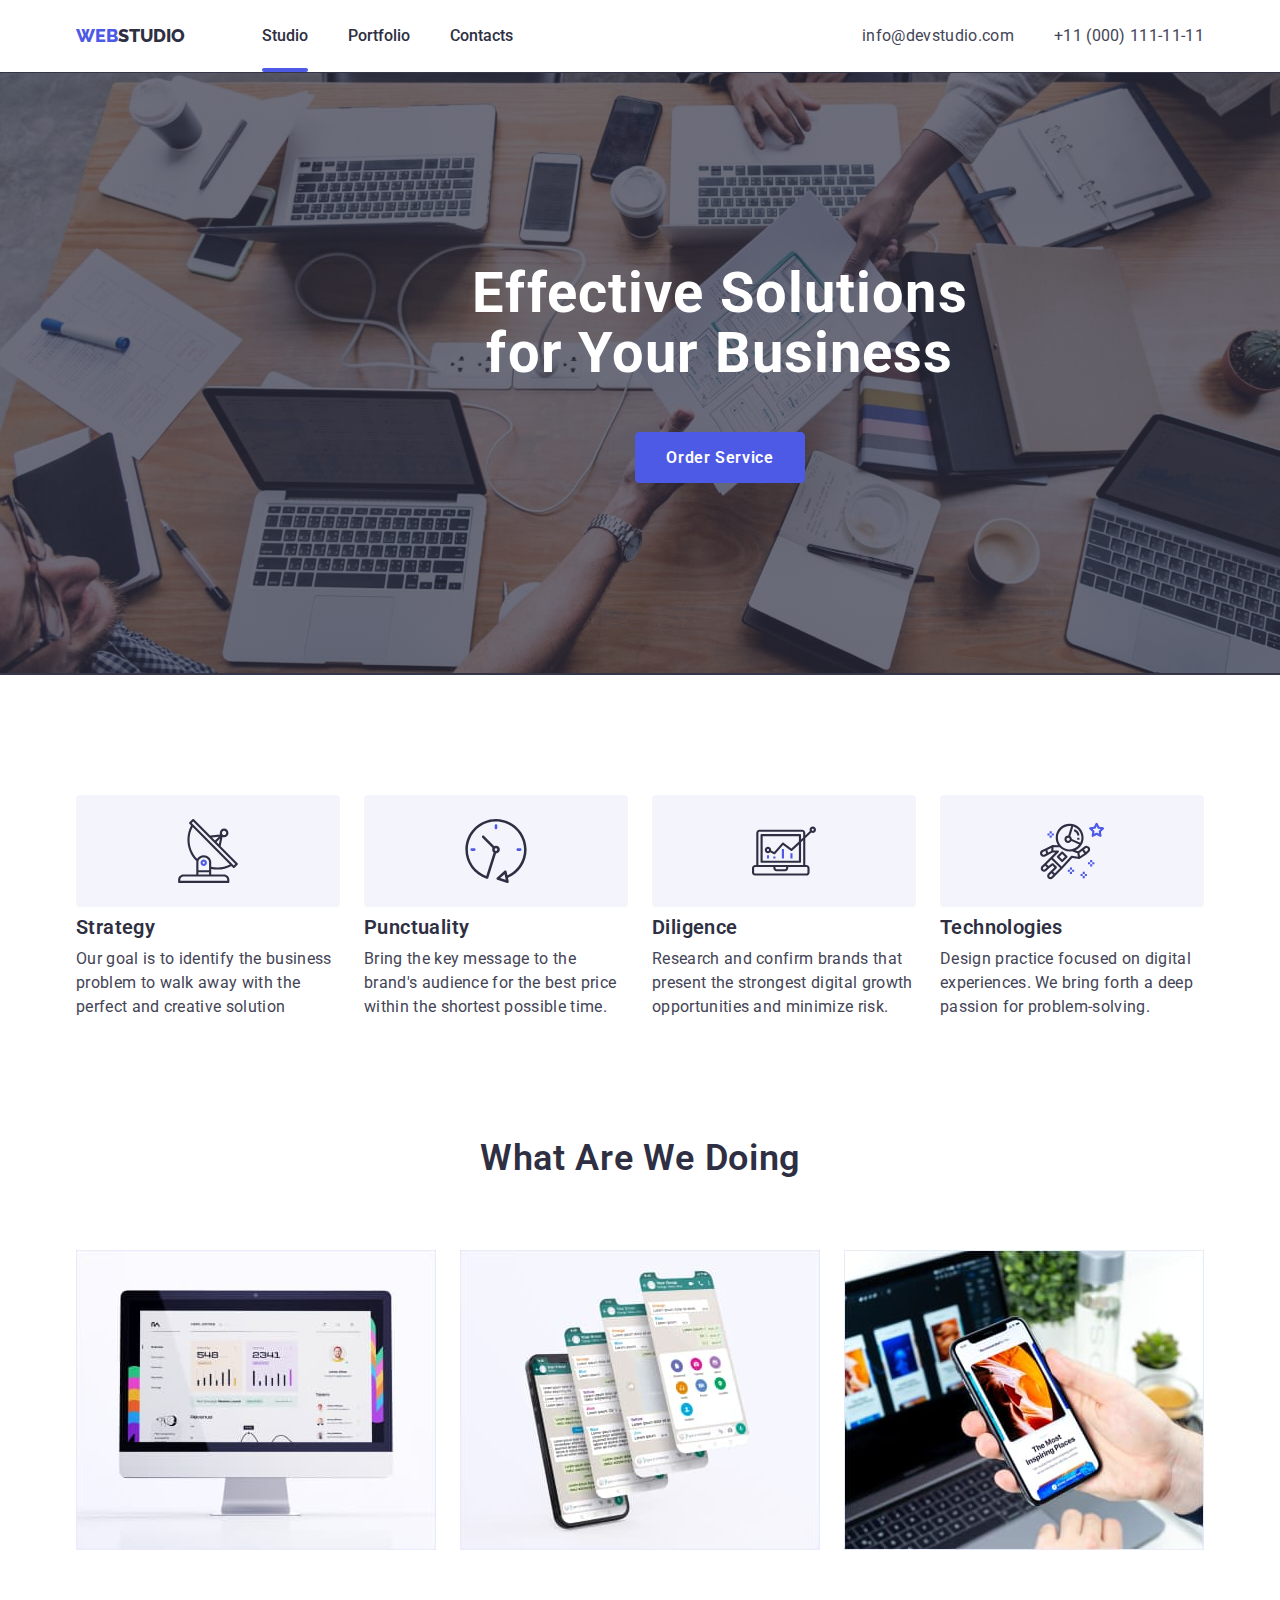
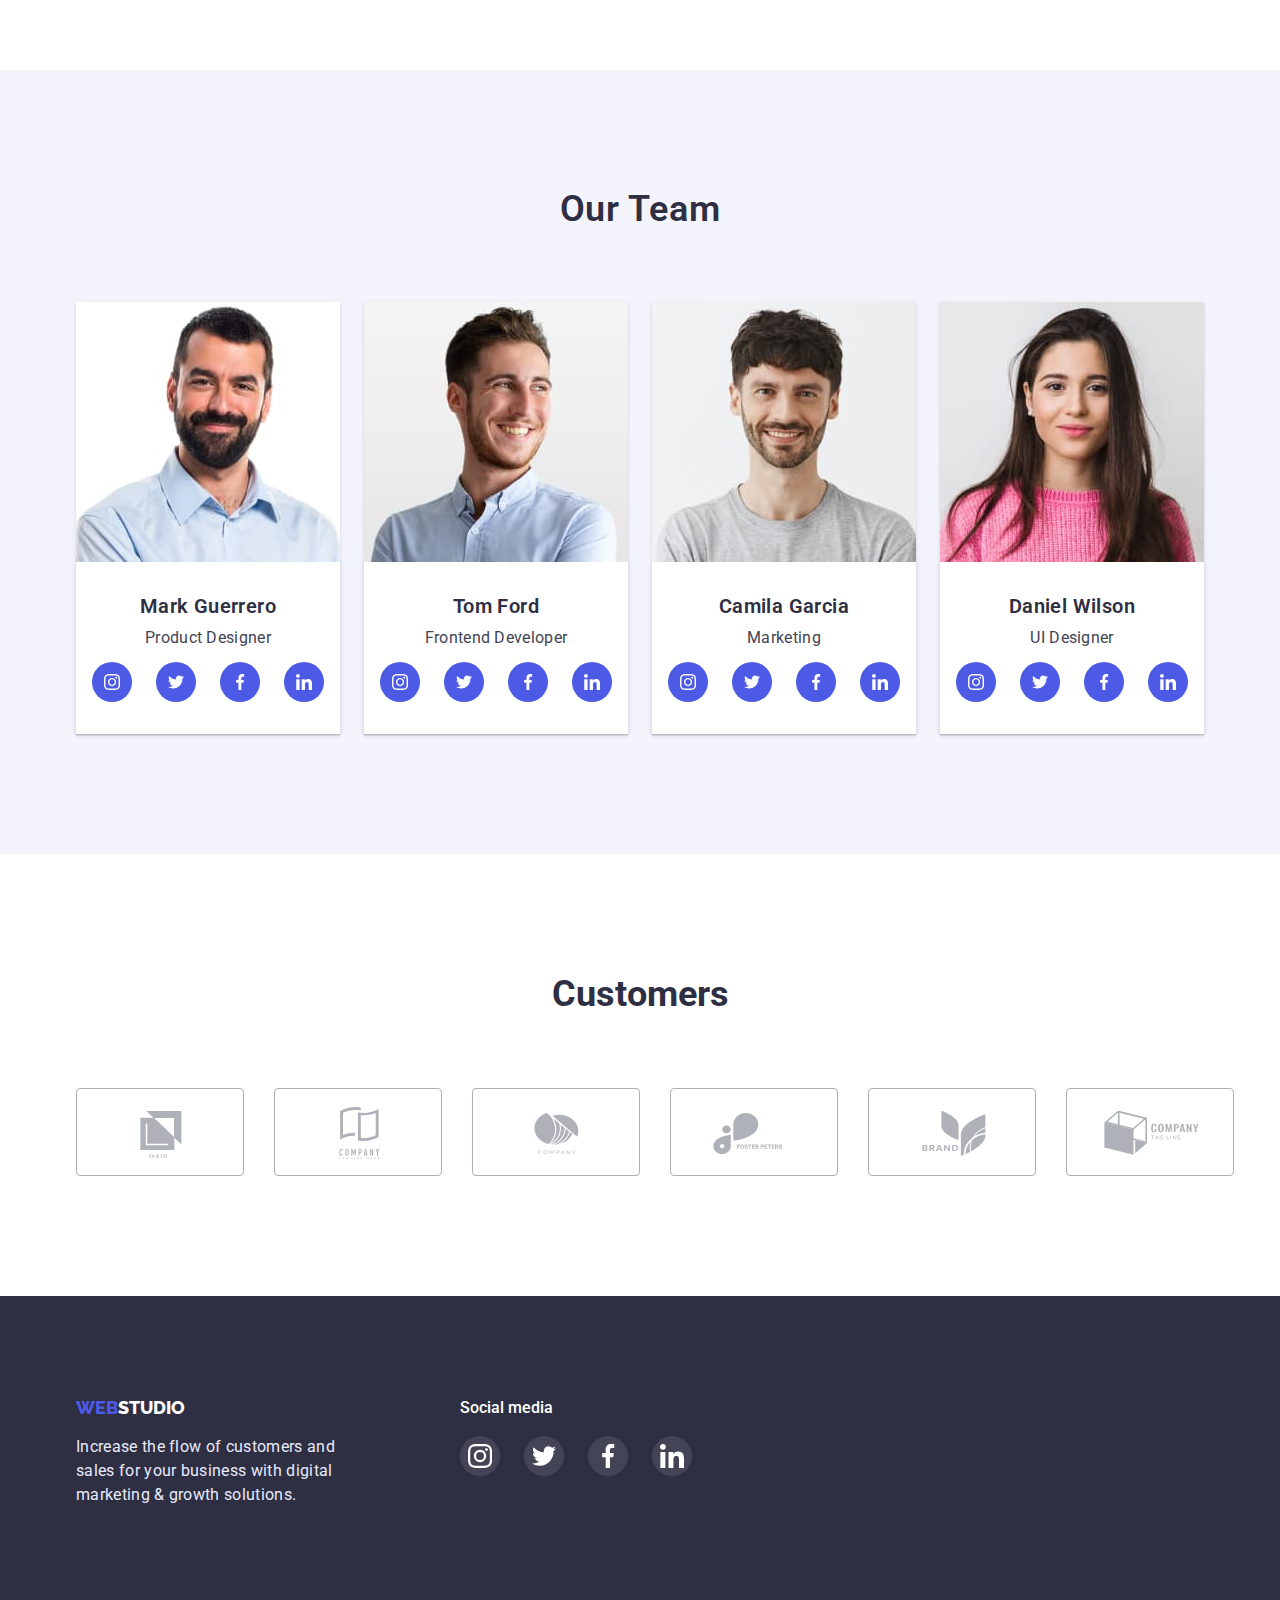
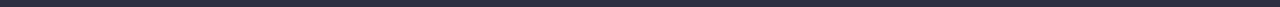
<file: index.html>
<!DOCTYPE html>
<html lang="en">
<head>
    <meta charset="UTF-8">
    <meta http-equiv="X-UA-Compatible" content="IE=edge">
    <meta name="viewport" content="width=device-width, initial-scale=1.0">
    <title>WebStudio</title>
    <link rel="preconnect" href="https://fonts.googleapis.com">
    <link rel="preconnect" href="https://fonts.gstatic.com" crossorigin>
    <link href="https://fonts.googleapis.com/css2?family=Raleway:wght@800&family=Roboto:wght@400;500;700;900&display=swap"
        rel="stylesheet">
    <link rel="stylesheet" href="https://cdn.jsdelivr.net/npm/modern-normalize@1.1.0/modern-normalize.min.css">
        <link rel="stylesheet" href="./css/styles.css">
</head>
<!---HEDER-->
<body>
    <header class="header">
        <div class="container page-header">
        <nav class="nav">
    <a class="logo link" href="index.html"><span class="blue">Web</span><span class="black">Studio</span></a>
    <ul class="menu list">
        <li class="menu-item">
            <a class="menu link current" href="index.html">Studio</a>
        </li>
        <li class="menu-item">
            <a class="menu link" href="portfolio.html">Portfolio</a>
        </li>
        <li class="menu-item">
            <a class="menu link" href="">Contacts</a>
        </li>
    </ul>
        </nav>
    <ul class="contact">
    <li class="list"><a class="email link" href="mailto:info@devstudio.com">info@devstudio.com</a></li>
    <li class="list"><a class="phone-namber link" href="tel:+11(000)1111111">+11 (000) 111-11-11</a></li>
    </ul>
        </div>
        
    </header>
    <!---MAIN-->
    <main>
        <section>
            <div class="hero">
                <h1 class="hero-title">Effective Solutions for Your Business</h1>
                <button data-modal-open class="btn"  type="button">Order Service</button>
            </div>
        </section>
        <section class="every">
            <div class="container" >
            <h2 hidden>aboutwork</h2>
            <ul class="list about">
            <li class="about-card-job">
            <div class="icons-bkcolor">
            <svg class="icons-tehnologi">
                <use href="./img/icons.svg/symbol-defs.svg#antenna"></use>
            </svg>
            </div>
            <h3 class="features"> Strategy</h3>
            <p class="info">Our goal is to identify the business problem to walk away with the perfect and creative solution
            </p>
            </li>
                        <li class="about-card-job">
                            <div class="icons-bkcolor" >
                                <svg  class="icons-tehnologi">
                                    <use href="./img/icons.svg/symbol-defs.svg#clok"></use>
                                </svg>
                            </div>
                            <h3 class="features">Punctuality</h3>
                            <p class="info">Bring the key message to the brand's audience for the best price within the shortest possible
                            time.</p>
                        </li>

                        <li class="about-card-job">
                            <div class="icons-bkcolor">
                                <svg class="icons-tehnologi" >
                                    <use href="./img/icons.svg/symbol-defs.svg#diagrama"></use>
                                </svg>
                            </div>
                            <h3 class="features">Diligence</h3>
                            <p class="info">Research and confirm brands that present the strongest digital growth opportunities and minimize
                                risk.</p>
                        </li>

                        <li class="about-card-job">
                            <div class="icons-bkcolor">
                                <svg class="icons-tehnologi" >
                                    <use href="./img/icons.svg/symbol-defs.svg#astronavt"></use>
                                </svg>
                            </div>
                            <h3 class="features">Technologies</h3>
                            <p class="info">Design practice focused on digital experiences. We bring forth a deep passion for problem-solving.</p>
                        </li>
                    </ul>
                </div>
                </section>
                    <!--ABOUT-->
                    <section class="what-we-do"> 
                        <div class="container ">
                        <h2 class="caption">What are we doing</h2>
                        <ul class="list technologi">
                            <li class="iteam"><img src="./img/about/ectangle.jpg" alt="computer" width="360" height="300"></li>
                            <li class="iteam"><img src="./img/about/rectangle.jpg" alt="phone" width="360" height="300"></li>
                            <li class="iteam"><img src="./img/about/rectangley.jpg" alt="phoneandlaptop" width="360" height="300"></li>
                        </ul>
                        </div>
                        
                    </section>
                
                <!--TEAM-->
            <section class="employee every">
                <div class="container ">
                <h2 class="caption-three">Our Team</h2>
                <ul class="list teams ">
                    <li class="photos">
                        <img src="./img/our_team/img.jpg" alt="Mark Guerrero" width="264" height="260" ;></img>
                    <div class="team-conteaner">
                        <h3 class="name-team">Mark Guerrero</h3>
                        <p class="subtitle">Product Designer</p>
                        <div>
                        <ul class="list socail-list-item">
                        <li>
                            <a href="#" class="socail-list-link">
                                <svg class="socail-list" widht="16px" height="16px">
                                    <use href="./img/icons.svg/symbol-defs.svg#instagram" ></use>
                                </svg>
                            </a>
                        </li>
                        <li>
                            <a href="#" class="socail-list-link" >
                                <svg class="socail-list" widht="16px" height="16px">
                                    <use href="./img/icons.svg/symbol-defs.svg#twitter-1"></use>
                                </svg>
                            </a>
                        </li>
                        <li >
                            <a href="#" class="socail-list-link">
                                <svg  class="socail-list" widht="16px" height="16px" >
                                    <use href="./img/icons.svg/symbol-defs.svg#facebook"></use>
                                </svg>
                            </a>
                        </li>
                        <li>
                            <a href="#" class="socail-list-link">
                                <svg class="socail-list" widht="16px" height="16px">
                                    <use href="./img/icons.svg/symbol-defs.svg#linkedin"></use>
                                </svg>
                            </a>
                        </li>
                        </ul>
                        </div>
                    </div>
                        
                    </li>
                    <li class="photos">
                        <img src="./img/our_team/imgi.jpg" alt="Tom Ford" width="264" height="260"></img>
                        <div class="team-conteaner">
                            <h3 class="name-team">Tom Ford</h3>
                            <p class="subtitle">Frontend Developer</p>
                            <div>
                                <ul class="list socail-list-item">
                                <li>
                                    <a href="#" class="socail-list-link">
                                        <svg class="socail-list" widht="16px" height="16px">
                                            <use href="./img/icons.svg/symbol-defs.svg#instagram" ></use>
                                        </svg>
                                    </a>
                                </li>
                                <li>
                                    <a href="#" class="socail-list-link" >
                                        <svg class="socail-list" widht="16px" height="16px">
                                            <use href="./img/icons.svg/symbol-defs.svg#twitter-1"></use>
                                        </svg>
                                    </a>
                                </li>
                                <li >
                                    <a href="#" class="socail-list-link">
                                        <svg  class="socail-list" widht="16px" height="16px" >
                                            <use href="./img/icons.svg/symbol-defs.svg#facebook"></use>
                                        </svg>
                                    </a>
                                </li>
                                <li>
                                    <a href="#" class="socail-list-link">
                                        <svg class="socail-list" widht="16px" height="16px">
                                            <use href="./img/icons.svg/symbol-defs.svg#linkedin"></use>
                                        </svg>
                                    </a>
                                </li>
                                </ul>
                                </div>
                        </div>
                    </li>
                    <li class="photos">
                        <img src="./img/our_team/imgin.jpg" alt="Camila Garcia" width="264" height="260"></img>
                        <div class="team-conteaner">
                            <h3 class="name-team">Camila Garcia</h3>
                            <p class="subtitle">Marketing</p>
                            <div>
                                <ul class="list socail-list-item">
                                <li>
                                    <a href="#" class="socail-list-link">
                                        <svg class="socail-list" widht="16px" height="16px">
                                            <use href="./img/icons.svg/symbol-defs.svg#instagram" ></use>
                                        </svg>
                                    </a>
                                </li>
                                <li>
                                    <a href="#" class="socail-list-link" >
                                        <svg class="socail-list" widht="16px" height="16px">
                                            <use href="./img/icons.svg/symbol-defs.svg#twitter-1"></use>
                                        </svg>
                                    </a>
                                </li>
                                <li >
                                    <a href="#" class="socail-list-link">
                                        <svg  class="socail-list" widht="16px" height="16px" >
                                            <use href="./img/icons.svg/symbol-defs.svg#facebook"></use>
                                        </svg>
                                    </a>
                                </li>
                                <li>
                                    <a href="#" class="socail-list-link">
                                        <svg class="socail-list" widht="16px" height="16px">
                                            <use href="./img/icons.svg/symbol-defs.svg#linkedin"></use>
                                        </svg>
                                    </a>
                                </li>
                                </ul>
                                </div>
                        </div>
                    </li>
                    <li class="photos">
                        <img src="./img/our_team/imgo.jpg" alt="Daniel Wilson" width="264" height="260"></img>
                        <div class="team-conteaner">
                        <h3 class="name-team">Daniel Wilson</h3>
                        <p class="subtitle">UI Designer</p>
                        <div>
                            <ul class="list socail-list-item">
                            <li>
                                <a href="#" class="socail-list-link">
                                    <svg class="socail-list" widht="16px" height="16px">
                                        <use href="./img/icons.svg/symbol-defs.svg#instagram" ></use>
                                    </svg>
                                </a>
                            </li>
                            <li>
                                <a href="#" class="socail-list-link" >
                                    <svg class="socail-list" widht="16px" height="16px">
                                        <use href="./img/icons.svg/symbol-defs.svg#twitter-1"></use>
                                    </svg>
                                </a>
                            </li>
                            <li >
                                <a href="#" class="socail-list-link">
                                    <svg  class="socail-list" widht="16px" height="16px" >
                                        <use href="./img/icons.svg/symbol-defs.svg#facebook"></use>
                                    </svg>
                                </a>
                            </li>
                            <li >
                                <a href="#" class="socail-list-link">
                                    <svg class="socail-list" widht="16px" height="16px">
                                        <use href="./img/icons.svg/symbol-defs.svg#linkedin"></use>
                                    </svg>
                                </a>
                            </li>
                            </ul>
                            </div>
                        </div>
                        
                    </li>
                </ul>
            </div>
            
        </section>
        <section>
            <div class="container">
                <h2 class="customers" >Customers</h2>
                <ul class="list compani-list">
                    <li>
                        <a href="#" class="incons-compani-tumb">
                            <svg  class="incos-compani" width="104px" height="56px">
                                <use href="./img/icons.svg/symbol-defs.svg#Logo-1">
                                </use>
                            </svg>
                        </a>
                    </li>
                    <li>
                        <a href="#" class="incons-compani-tumb">
                            <svg class="incos-compani" width="104px" height="56px">
                                <use href="./img/icons.svg/symbol-defs.svg#Logo-2">
                                </use>
                            </svg>
                        </a>
                    </li>
                    <li>
                        <a href="#" class="incons-compani-tumb">
                            <svg class="incos-compani" width="104px" height="56px">
                                <use href="./img/icons.svg/symbol-defs.svg#Logo-3">
                                </use>
                            </svg>
                        </a>
                    </li>
                    <li>
                        <a href="#" class="incons-compani-tumb">
                            <svg class="incos-compani" width="104px" height="56px">
                                <use href="./img/icons.svg/symbol-defs.svg#Logo45">
                                </use>
                            </svg>
                        </a>
                    </li>
                    <li>
                        <a href="#" class="incons-compani-tumb">
                            <svg class="incos-compani" width="104px" height="56px">
                                <use href="./img/icons.svg/symbol-defs.svg#Logo-4">
                                </use>
                            </svg>
                        </a>
                    </li>
                    <li>
                        <a href="#" class="incons-compani-tumb">
                            <svg class="incos-compani" width="104px" height="56px">
                                <use href="./img/icons.svg/symbol-defs.svg#Logo-5">
                                </use>
                            </svg>
                        </a>
                    </li>
                </ul>
                
            </div>
        </section>
</main>
<!---FOTER-->
    <footer class="foot">
        <div class="container content-footer">
        <div class="basement">
            <a class="logo link" href="index.html
            "><span class="blue">Web</span><span class="white">Studio</span></a>
            <p class="footer">Increase the flow of customers and sales for your business with digital marketing & growth
                solutions.
            </p>
        </div>
        <div class="footer-media">
            <p class="social-media">Social media</p>
            <ul class="sociol-media-list">
                <li class="footer-media-focus">
                    <a href="#" class="social-media-icon">
                        <svg  width="24px" height="24px">
                            <use href="./img/icons.svg/symbol-defs.svg#instagram"></use>
                        </svg>
                    </a>
                </li>
                <li>
                    <a href="#" class="social-media-icon">
                        <svg width="24px" height="24px">
                            <use href="./img/icons.svg/symbol-defs.svg#twitter-1"></use>
                        </svg>
                    </a>
                </li>
                <li>
                    <a href="#" class="social-media-icon">
                        <svg width="24px" height="24px">
                            <use href="./img/icons.svg/symbol-defs.svg#facebook"></use>
                        </svg>
                    </a>
                </li>
                <li>
                    <a href="#" class="social-media-icon">
                        <svg  width="24px" height="24px">
                            <use href="./img/icons.svg/symbol-defs.svg#linkedin"></use>
                        </svg>
                    </a>
                </li>
            </ul>
        </div>
        </div>
    </footer>
    <div data-modal class="backdrop is-hidden">
        <div class="modal">
            <button class="icons-modals" data-modal-close type="button">
                    <svg class="incons-modals-sv" width="8px" height="8px">
                        <use data-modal-close href="./img/icons.svg/symbol-defs.svg#Vector-1"></use>
                    </svg>
            </button>    
        </div>
</div>
    <script src="./js/modal.js"></script> 
    
</body>
</html>
</file>
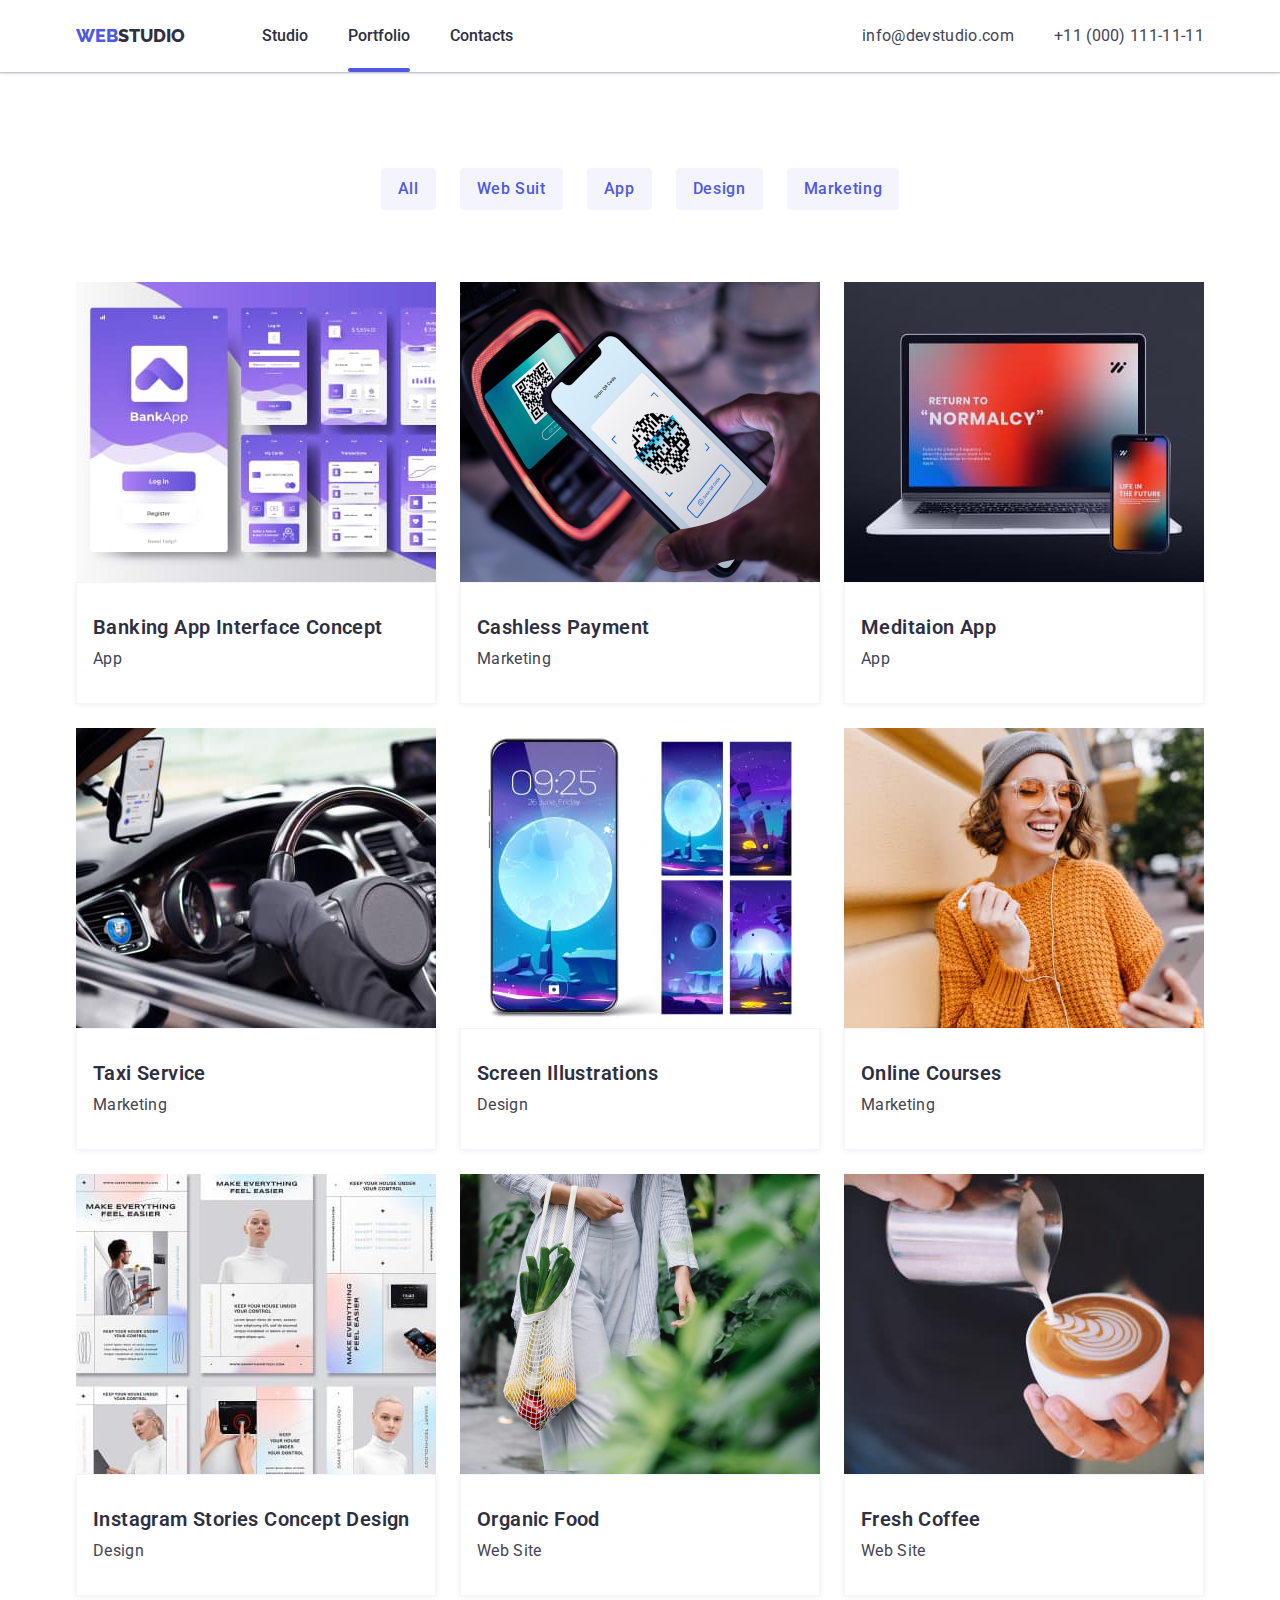
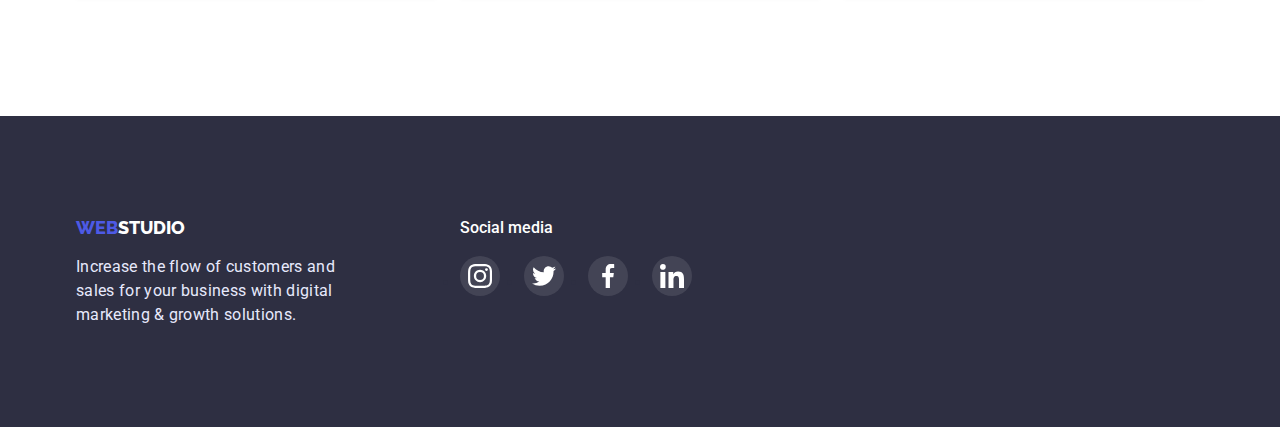
<file: portfolio.html>
<!DOCTYPE html>
<html lang="en">
<head>
    <meta charset="UTF-8">
    <meta http-equiv="X-UA-Compatible" content="IE=edge">
    <meta name="viewport" content="width=device-width, initial-scale=1.0">
    <title>WebStudio</title>
    <link rel="preconnect" href="https://fonts.googleapis.com">
    <link rel="preconnect" href="https://fonts.gstatic.com" crossorigin>
    <link href="https://fonts.googleapis.com/css2?family=Raleway:wght@800&family=Roboto:wght@400;500;700;900&display=swap"
        rel="stylesheet">
        <link rel="stylesheet" href="https://cdn.jsdelivr.net/npm/modern-normalize@1.1.0/modern-normalize.min.css">
    <link rel="stylesheet" href="./css/styles.css">
</head>
<body>
<!--HEDER-->
<header class="header">
    <div class="container page-header">
    <nav class="nav">
        <a class="logo link" href="index.html"><span class="blue">Web</span><span class="black">Studio</span></a>
        <ul class="menu list">
            <li class="menu-item">
                <a class="menu link" href="index.html">Studio</a>
            </li>
            <li class="menu-item">
                <a class="menu link current" href="portfolio.html">Portfolio</a>
            </li>
            <li class="menu-item">
                <a class="menu link" href="">Contacts</a>
            </li>
        </ul>
    </nav>
    <ul class="contact">
        <li class="list"><a class="email link" href="mailto:info@devstudio.com">info@devstudio.com</a></li>
        <li class="list "><a class="phone-namber link" href="tel:+11(000)1111111">+11 (000) 111-11-11</a></li>
    </ul>
    </div>
    
</header>
<!--MMAIN-->
<main>
    <section class="focus">
        <div class="container">
        <h1 hidden>focus</h1>
        <ul class="list butns">
            <li class="btn-item"><button class="butons" type="button">All</button></li>
            <li class="btn-item"><button class="butons" type="button">Web Suit</button></li>
            <li class="btn-item"><button class="butons" type="button">App</button></li>
            <li class="btn-item"><button class="butons" type="button">Design</button></li>
            <li class="btn-item"><button class="butons" type="button">Marketing</button></li>
        </ul>
        <ul class="list cards-sets">
            <li class="cards-set-item">
                <article class="cards-content">
                    <div class="cards-tumb">
                        <a class="link" href=""><img src="./img/aboutus/carts.jpg" alt="registr" width="360" height="300"></a>
                        <p class="text-cards-portfolio">
                            14 Stylish and User-Friendly App Design Concepts · Task Manager App · Calorie Tracker App · Exotic Fruit Ecommerce App · Cloud Storage App
                        </p>
                    </div>
                    <div class="cards-info">
                        <h2 class="meta">Banking App Interface Concept
                        </h2>
                        <p class="features-list">App
                        </p>
                    </div>
                </article>
            </li>

            <li class="cards-set-item" >
                <article class="cards-content">
                <div class="cards-tumb">
                <a class="link" href=""><img src="./img/aboutus/phone.jpg" alt="aboutus" width="360" height="300"></a>
                <p class="text-cards-portfolio">
                    14 Stylish and User-Friendly App Design Concepts · Task Manager App · Calorie Tracker App · Exotic Fruit Ecommerce App · Cloud Storage App
                </p>
            </div>
                <div class="cards-info">
                <h2 class="meta">Cashless Payment
                </h2>
                <p class="features-list">Marketing
                </p>
                </div>
                </article>
            </li>

            <li class="cards-set-item">
                <article class="cards-content">
                <div class="cards-tumb">
                <a class="link" href=""><img src="./img/aboutus/comp.jpg" alt="Laptop" width="360" height="300"></a>
                <p class="text-cards-portfolio">
                    14 Stylish and User-Friendly App Design Concepts · Task Manager App · Calorie Tracker App · Exotic Fruit Ecommerce App · Cloud Storage App
                </p>
            </div>
                <div class="cards-info">
                <h2 class="meta">Meditaion App
                </h2>
                <p class="features-list">App
                </p>
                </div>
                </article>
            </li>

            <li class="cards-set-item">
                <article class="cards-content">
                <div class="cards-tumb">
                <a class="link" href="">
                <img src="./img/aboutus/car.jpg" alt="Taxi Service" width="360" height="300"></a>
                <p class="text-cards-portfolio">
                    14 Stylish and User-Friendly App Design Concepts · Task Manager App · Calorie Tracker App · Exotic Fruit Ecommerce App · Cloud Storage App
                </p>
            </div>
                <div class="cards-info">
                <h2 class="meta">Taxi Service
                </h2>
                <p class="features-list">Marketing
                </p>
                </div>
                </article>
            </li>

            <li class="cards-set-item">
                <article class="cards-content">
                <div class="cards-tumb">
                <a class="link" href="">
                    <img src="./img/aboutus/phones.jpg" alt="Illustration" width="360" height="300"></a>
                    <p class="text-cards-portfolio">
                        14 Stylish and User-Friendly App Design Concepts · Task Manager App · Calorie Tracker App · Exotic Fruit Ecommerce App · Cloud Storage App
                    </p>
                </div>
                <div class="cards-info">
                <h2 class="meta">Screen Illustrations
                </h2>
                <p class="features-list">Design
                </p>
                </div>
                </article>
            </li>

            <li class="cards-set-item">
                <article class="cards-content">
                <div class="cards-tumb">
                <a class="link" href="">
                    <img src="./img/aboutus/girl.jpg" alt="girl with phone" width="360" height="300"></a>
                    <p class="text-cards-portfolio">
                        14 Stylish and User-Friendly App Design Concepts · Task Manager App · Calorie Tracker App · Exotic Fruit Ecommerce App · Cloud Storage App
                    </p>
                </div>
                    <div class="cards-info">
                    <h2 class="meta">Online Courses
                    </h2>
                    <p class="features-list">Marketing
                    </p>
                    </div>
                </article>
            </li>

            <li class="cards-set-item">
                <article class="cards-content">
                <div class="cards-tumb">
                <a class="link" href="">
                    <img src="./img/aboutus/girls.jpg" alt="instagram posts" width="360" height="300"></a>
                    <p class="text-cards-portfolio">
                        14 Stylish and User-Friendly App Design Concepts · Task Manager App · Calorie Tracker App · Exotic Fruit Ecommerce App · Cloud Storage App
                    </p>
                </div>
                <div class="cards-info">
                <h2 class="meta">Instagram Stories Concept Design
                </h2>
                <p class="features-list">Design
                </p>
                </div>
                </article>
            </li>

            <li class="cards-set-item">
                <article class="cards-content">
                    <div class="cards-tumb">
                    <a class="link" href="">
                        <img src="./img/aboutus/img.png" alt="bags with Food" width="360" height="300"></a>
                        <p class="text-cards-portfolio">
                            14 Stylish and User-Friendly App Design Concepts · Task Manager App · Calorie Tracker App · Exotic Fruit Ecommerce App · Cloud Storage App
                        </p>
                    </div>
                    <div class="cards-info">
                    <h2 class="meta">Organic Food</h2>
                    <p class="features-list">Web Site
                    </p>
                    </div>
            </li>

            <li class="cards-set-item">
                <article class="cards-content">
                    <div class="cards-tumb">
                    <a class="link" href="">
                        <img src="./img/aboutus/coffee.jpg" alt="coffee shop" width="360" height="300"></a>
                    <p class="text-cards-portfolio">
                    14 Stylish and User-Friendly App Design Concepts · Task Manager App · Calorie Tracker App · Exotic Fruit Ecommerce App · Cloud Storage App
                </p>
                    </div>
                    <div class="cards-info">
                        <h2 class="meta">Fresh Coffee
                        </h2>
                        <p class="features-list">Web Site
                        </p>
                    </div>
            </li>
        </ul>
        </div>
    
    </section>
</main>
<!--FOOTER-->
    <footer class="foot">
        <div class="container content-footer">
        <div class="basement">
            <a class="logo link" href="index.html"><span class="blue">Web</span><span class="white">Studio</span></a>
            <p class="footer">Increase the flow of customers and sales for your business with digital marketing & growth
                solutions.
            </p>
        </div>
        <div class="footer-media">
            <p class="social-media">Social media</p>
            <ul class="sociol-media-list">
                <li class="footer-media-focus">
                    <a href="#" class="social-media-icon">
                        <svg  width="24px" height="24px">
                            <use href="./img/icons.svg/symbol-defs.svg#instagram"></use>
                        </svg>
                    </a>
                </li>
                <li>
                    <a href="#" class="social-media-icon">
                        <svg width="24px" height="24px">
                            <use href="./img/icons.svg/symbol-defs.svg#twitter-1"></use>
                        </svg>
                    </a>
                </li>
                <li>
                    <a href="#" class="social-media-icon">
                        <svg width="24px" height="24px">
                            <use href="./img/icons.svg/symbol-defs.svg#facebook"></use>
                        </svg>
                    </a>
                </li>
                <li>
                    <a href="#" class="social-media-icon">
                        <svg  width="24px" height="24px">
                            <use href="./img/icons.svg/symbol-defs.svg#linkedin"></use>
                        </svg>
                    </a>
                </li>
            </ul>
        </div>
        </div>
    </footer>
</body>
</html>
</file>
<file: css/styles.css>
/*body*/
:root{
    --brand-color:#2E2F42;
    --second-brand-color:#4D5AE5;
    --basic-font-family:'Roboto',sans-serif;
    --basic-background-color:#FFFFFF; 
    --cards-set-gap:24px;
    --box-shadow-cards: 0px 1px 6px rgba(46, 47, 66, 0.08);
    --transition-duration: 250ms;
    --transition-timing-function: cubic-bezier(0.4, 0, 0.2, 1);
}

h1,
h2,
h3,
p{
    margin-top:0;
    margin-bottom:0;
}

ul{
    margin-top:0;
    margin-bottom:0;
    padding-left:0;
}

img {
    display: block;
    max-width: 100%;
    height: auto;
}

button{
    cursor: pointer;
}
.container {
    width: 1158px;
    margin-right: auto;
    margin-left: auto;
    padding-left: 15px;
    padding-right: 15px;

}

body {
    font-family:var(--basic-font-family);
    color:var(--brand-color);
    background-color:var(--basic-background-color);
    
}

.list{
    list-style: none;
    
}

.link{
    text-decoration: none;
}
/*============================HEDER========================*/
/*logo*/
.header{
    padding-top: 24px;
    padding-bottom: 24px;
    border-bottom-width:1px;
    box-shadow: 0px 2px 1px rgba(46, 47, 66, 0.08), 0px 1px 1px rgba(46, 47, 66, 0.16), 0px 1px 6px rgba(46, 47, 66, 0.08);
    
}

.blue {
    color:var(--second-brand-color);
    
}

.black {
    color:var(--brand-color);
    
}

.white{
    color: var(--basic-background-color);
}
.logo{
    font-family: 'Raleway';
    font-weight: 800;
    font-size: 18px;
    line-height: 1.3;
    text-transform:uppercase;
    margin-right: 77px;
    }

    .logo:focus{
    color:var(--second-brand-color);
}

.page-header{
    display: flex;
    align-items: center;
}

.nav{
    display: flex;
    align-items: center;
}

/*menu*/
.menu 
{
    font-weight: 500;
    font-size: 16px;
    line-height: 1.5;
    color: #2E2F42;
    background-color: #FFFFFF;
    display: flex;
    align-items: center;
    transition-property: color;
    transition-duration:var(--transition-duration) ;
    transition-timing-function:var(--transition-timing-function);
    
}

.current{
    position:relative;
}

.current::after{
    content:"";
    position:absolute;
    width: 100%;
    left: 0;
    bottom: -24px;
    height: 4px;
    border-radius:2px;
    background-color: var(--second-brand-color);
}

.menu-item:not(:last-child){
    margin-right:40px;


}

.menu:hover,
.menu:focus{
    color: var(--second-brand-color);
}

.email
{
        font-weight: 400;
        font-size: 16px;
        line-height: 1.5;
        letter-spacing: 0.02em;
        color: #434455;
        background-color: #FFFFFF;
        margin-right: 40px;
        transition-property: color;
        transition-duration:var(--transition-duration) ;
        transition-timing-function:var(--transition-timing-function);
        
}
.email:hover,
.email:focus {
    color: var(--second-brand-color);
}

.phone-namber{

        font-size: 16px;
        line-height: 1.5;
        letter-spacing: 0.02em;
    color: #434455;
    background-color: #FFFFFF;
    transition-property: color;
    transition-duration:var(--transition-duration) ;
    transition-timing-function:var(--transition-timing-function);
    
}

.phone-namber:hover,
.email:focus{
    color: var(--second-brand-color);
}

.contact{
    display: flex;
    align-items: center;
    margin-left: auto;
}

/*========================================Main==============*/

.hero{
    width: 1440px;
    background-color: #434455;
    text-align: center;
    padding: 192px 0;
    background-image: linear-gradient(to right, RGBA(46,47,66,0.7),RGBA(46,47,66,0.7)),    url(../img/about/people-office.jpg);
    background-repeat: no-repeat;
    background-position: center;
    margin: auto;
}


.hero-title{
        max-width: 511px;
        font-weight: 700;
        font-size: 56px;
        line-height: 1.07;
        text-align:center;
        letter-spacing: 0.02em;
        color:var(--basic-background-color);
        margin: 0 auto 48px auto;
        
        }

.btn{
        
        width: 170px;
        height: 51px;
        border-radius: 4px;
        border: 1px solid var(--second-brand-color);
        font-family:var(--basic-font-family);
        font-weight: 600;
        font-size: 16px;
        line-height: 1.2;
        letter-spacing: 0.04em;
        color: var(--basic-background-color);
        background-color:var(--second-brand-color);
        transition-property:var(--second-brand-color);
        transition-duration:var(--transition-duration);
        transition-timing-function:var(--transition-timing-function);
        
}
.btn:focus,
.btn:hover {
    box-shadow: 0px 4px 4px 0px #00000026;
    background-color: #404BBF;
}

.every{
    padding-top: 120px;
    padding-bottom: 120px; 
}

.icons-bkcolor{
    background-color: #F4F4FD;
    width: 264px;
    height: 112px;
    display: flex;
    align-items: center;
    justify-content: center;
    margin-bottom: 8px;
    width: 264px;
    height: 112px;
    border-radius: 4px;
}

.icons-tehnologi{
    width: 64px;
    height: 64px;
}


.about{
    display: flex;
    margin-left: calc(-1 * var(--cards-set-gap));
    margin-top: calc(-1 * var(--cards-set-gap));
    
}

.about-card-job{
    flex-basis: calc(100% / 4 - var(--cards-set-gap));
        margin-left: var(--cards-set-gap);
        margin-top: var(--cards-set-gap);
}

.what-we-do{
    padding-bottom: 120px;
}


.features{
    font-weight: 600;
        font-size: 20px;
        line-height:1.2;
        letter-spacing: 0.02em;
        margin-bottom: 8px;
}
.info{
        font-size: 16px;
        line-height: 1.5;
        letter-spacing: 0.02em;
        color: #434455;
}
/*===================About===========*/

.caption{
    font-weight: 600;
    font-size: 36px;
    line-height: 1.1;
    text-align: center;
    letter-spacing: 0.02em;
    text-transform: capitalize;
    margin-bottom: 72px;
}

.technologi{
display: flex;
flex-wrap: wrap;
margin-left: calc(-1 * var(--cards-set-gap));
margin-top: calc(-1 * var(--cards-set-gap));
}

.iteam{
    flex-basis: calc(100% / 3 - var(--cards-set-gap));
        margin-left: var(--cards-set-gap);
        margin-top: var(--cards-set-gap);
}



/*=====================TEAM==========*/

.employee{
    background-color: #F4F4FD;
}


.team-conteaner{
    padding-top: 32px;
    padding-bottom: 32px;
    background-color:var(--basic-background-color);
    text-align: center;
    padding-left: 16px;
    padding-right: 16px;
    box-shadow: var(--box-shadow-cards);
    
}



.teams{
    display: flex;
        margin-left: calc(-1 * var(--cards-set-gap));
        margin-top: calc(-1 * var(--cards-set-gap));
    
}

.photos {
    flex-basis: calc(100% / 4 - var(--cards-set-gap));
        margin-left: var(--cards-set-gap);
        margin-top: var(--cards-set-gap);
        box-shadow: var(--box-shadow-cards);
        box-shadow: 0px 2px 1px 0px #2E2F4214,
        0px 1px 1px 0px #2E2F4229,
        0px 1px 6px 0px #2E2F4214;        
}


.caption-three{
    font-weight: 600;
        font-size: 36px;
        line-height: 1.1;
        text-align: center;
        letter-spacing: 0.02em;
        text-transform: capitalize;
        margin-bottom: 72px;
}
.name-team{
    font-weight: 600;
        font-size: 20px;
        line-height: 1.2;
        letter-spacing: 0.02em;
        margin-bottom: 8px;
}

.subtitle{
        font-size:16px;
        line-height: 1.5;
        letter-spacing: 0.02em;
        color:#434455;
        margin-bottom: 12px;
    
}

.socail-list-link{
    display: flex;
    align-items: center;
    justify-content: center;
    border: none;
    width: 40px;
    height: 40px;
    border-radius: 50%;
    background-color:var(--second-brand-color);
    transition-property:var(--second-brand-color);
    transition-duration:var(--transition-duration);
    transition-timing-function:var(--transition-timing-function);
}

.socail-list-link:hover,
.socail-list-link:focus{
    background-color:#31D0AA;
}

.socail-list{
    fill:#fdfdff;
}

.socail-list-item{
    display: flex;
    justify-content: center;
    gap: 24px;
    
}

.customers{
font-weight: 700p;
font-size: 36px;
line-height:1.16;
text-align: center;
letter-spacing: 3%;
text-transform: capitalize;
padding-top: 120px;
margin-bottom: 72px;
}

.incons-compani-tumb{
    display: flex;
    justify-content:center;
    align-items:center;
    width:168px;
    height:88px;
    gap:24px;
    color: #afb1b8;
    border: 1px solid currentColor;
    border-radius: 4px;
    transition-property:var(--second-brand-color);
    transition-duration:var(--transition-duration);
    transition-timing-function:var(--transition-timing-function);
    
}

.incons-compani-tumb:hover,
.incons-compani-tumb:focus{
    color:var(--second-brand-color);

}

.incos-compani{
    fill: currentColor;
}

.compani-list{
    display: flex;
    gap: 30px;
    padding-bottom: 120px;
}
/*========================FOOTER==============================*/
.footer{
        font-size:16px;
        line-height: 1.5;
        letter-spacing: 0.02em;
        color:#E7E9FC;
        width: 264px;
        margin-top: 16px;
}

.content-footer{
    display: flex;
}

.features-list {
    font-size: 16px;
    line-height: 1.5;
    letter-spacing: 0.02em;
    color: #434455;
}

.basement{
    margin-right:120px;
}

.foot {
    background-color: var(--brand-color);
    flex-direction: column;
    padding-top: 100px;
    padding-bottom: 100px;
}

.sociol-media-list{
    display: flex;
    align-items: center;
    gap: 24px;
}


.social-media{
font-family: var(--basic-font-family);
font-size: 16px;
font-weight: 500;
line-height: 1.5;
color: #FFFFFF;
display: flex;
margin-bottom: 16px;
}

.social-media-icon{
    display: flex;
    align-items: center;
    justify-content: center;
    border: none;
    width: 40px;
    height: 40px;
    border-radius:50%;
    fill: white;
    background-color: rgba(255, 255, 255, 0.1);
    transition-property:var(--second-brand-color);
    transition-duration:var(--transition-duration);
    transition-timing-function:var(--transition-timing-function);

}
.social-media-icon:hover,
.social-media-icon:focus{
    background-color: #31D0AA;

}

/*==================================PAGE2=====================*/
.butons{
    font-weight: 500;
        font-size: 16px;
        line-height: 1.5;
        letter-spacing: 0.04em;
        color: var(--second-brand-color);
        background-color:#F4F4FD;
        display:inline-block;
        padding: 8px 16px;
        border: 1px solid #F4F4FD;
        border-radius: 4px;
        transition-property: var(--second-brand-color);
        transition-duration: var(--transition-duration);
        transition-timing-function: var(--transition-timing-function);
        
        
}
.butons:hover,
.butons:focus {
    border: 1px solid var(--second-brand-color);
    color: #F4F4FD ;
    background: var(--second-brand-color);
    box-shadow: 0px 2px 2px 0px #0000001F, 0px 2px 1px 0px 
    #00000014, 0px 3px 1px 0px #0000001A;
    
}

.meta{
font-weight: 600;
    font-size: 20px;
    line-height: 1.2;
    letter-spacing: 0.02em;
    color:var(--brand-color);
    margin-bottom: 8px;
}
.tooltip{
        font-size:16px;
        line-height: 1.5;
        letter-spacing: 0.02em;
}

.butns{
    display: flex;
    flex-wrap: wrap;
    gap: 24px;
    margin-bottom: 72px;
    align-items: center;
    text-align: center;
    justify-content: center;

}
/*===================CARD-SEt====================*/

.cards-sets{
    display:flex;
    flex-wrap: wrap;
    margin-left: calc( -1 * var(--cards-set-gap) );
        margin-top: calc(-1 * var(--cards-set-gap));
        
}

.cards-set-item{
    flex-basis: calc( 100% / 3 - var(--cards-set-gap));
    margin-left: var(--cards-set-gap);
    margin-top: var(--cards-set-gap);  
}

.cards-text-focus{
    color: #2E2F4229;
}



.cards-set-item:hover{
    box-shadow: 0px 2px 1px 0px #2E2F4214,
    0px 1px 1px 0px #2E2F4229,
    0px 1px 6px 0px #2E2F4214;
}

.cards-info{
    padding-top: 32px;
    padding-bottom: 32px;
    padding-left: 16px;
    border: 0.5px solid #F4F4FD;
    box-shadow: 0px 1px 6px rgba(46, 47, 66, 0.08);
    
}

.focus{
    padding-bottom: 120px;
padding-top: 96px;
}

.cards-tumb{
    position: relative;
    overflow: hidden;
}

.text-cards-portfolio{
    position: absolute;
    top: 0px;
    font-size:16px;
    font-family:var(--basic-font-family);
    color: #F4F4FD;
    line-height: 1.5;
    padding: 40px 32px 32px;
    background-color: var(--second-brand-color);
    height: 100%;
    transform: translateY(100%);
    transition: var(--transition-duration) var(--transition-timing-function);
}
.cards-set-item:hover .text-cards-portfolio{
transform: translateY(0%);
}

.text-card-two{
    position: absolute;
    top: 0;
    font-size:16px;
    font-family:var(--basic-font-family);
    color: #F4F4FD;
    line-height: 1.5;
    padding: 40px 32px 32px;
}
/*========================================modal==============*/

.backdrop {
position: fixed;
top: 0px;
background-color: rgba(46, 47, 66, 0.4);
width: 100%;
height: 100%;
transition-duration:var(--transition-duration);
transition-timing-function:var(--transition-timing-function);

}

.backdrop.is-hidden{
    opacity: 0;
    pointer-events: none;
    visibility: hidden;
}

.modal{
    width: 408px;
    min-height: 576px;
    position: absolute;
    top: 50%;
    left: 50%;
    transform: translate(-50%, -50%);
    background-color: #FCFCFC;
    border-radius: 4px;
    padding: 24px;
    box-shadow: 0px 2px 1px 0px #00000033, 0px 1px 3px 0px #0000001F, 0px 1px 1px 0px #00000024;

}

.icons-modals{
    position: absolute;
    top: 24 px;
    right: 24px;
    width: 24px;
    height: 24px;
    border-radius: 50%;
    background-color: #F4F4FD;
    border: 1px solid #E7E9FC;
    padding: 0;
    display: flex;
    justify-content: center;
    align-items: center;
    transition-duration:var(--transition-duration);
    transition-timing-function:var(--transition-timing-function);
}

.incons-modals-sv{
    transition-property:color;
    transition-duration:var(--transition-duration);
    transition-timing-function:var(--transition-timing-function);
    
}

.icons-modals:hover,
.icons-modals:focus{
    fill: #FFFFFF;
    background-color: var(--second-brand-color);
}

.icons-modals:hover .icons-modals-sv
.icons-modals:focus .icons-modals-sv{
    fill:#FFFFFF;
}
</file>
